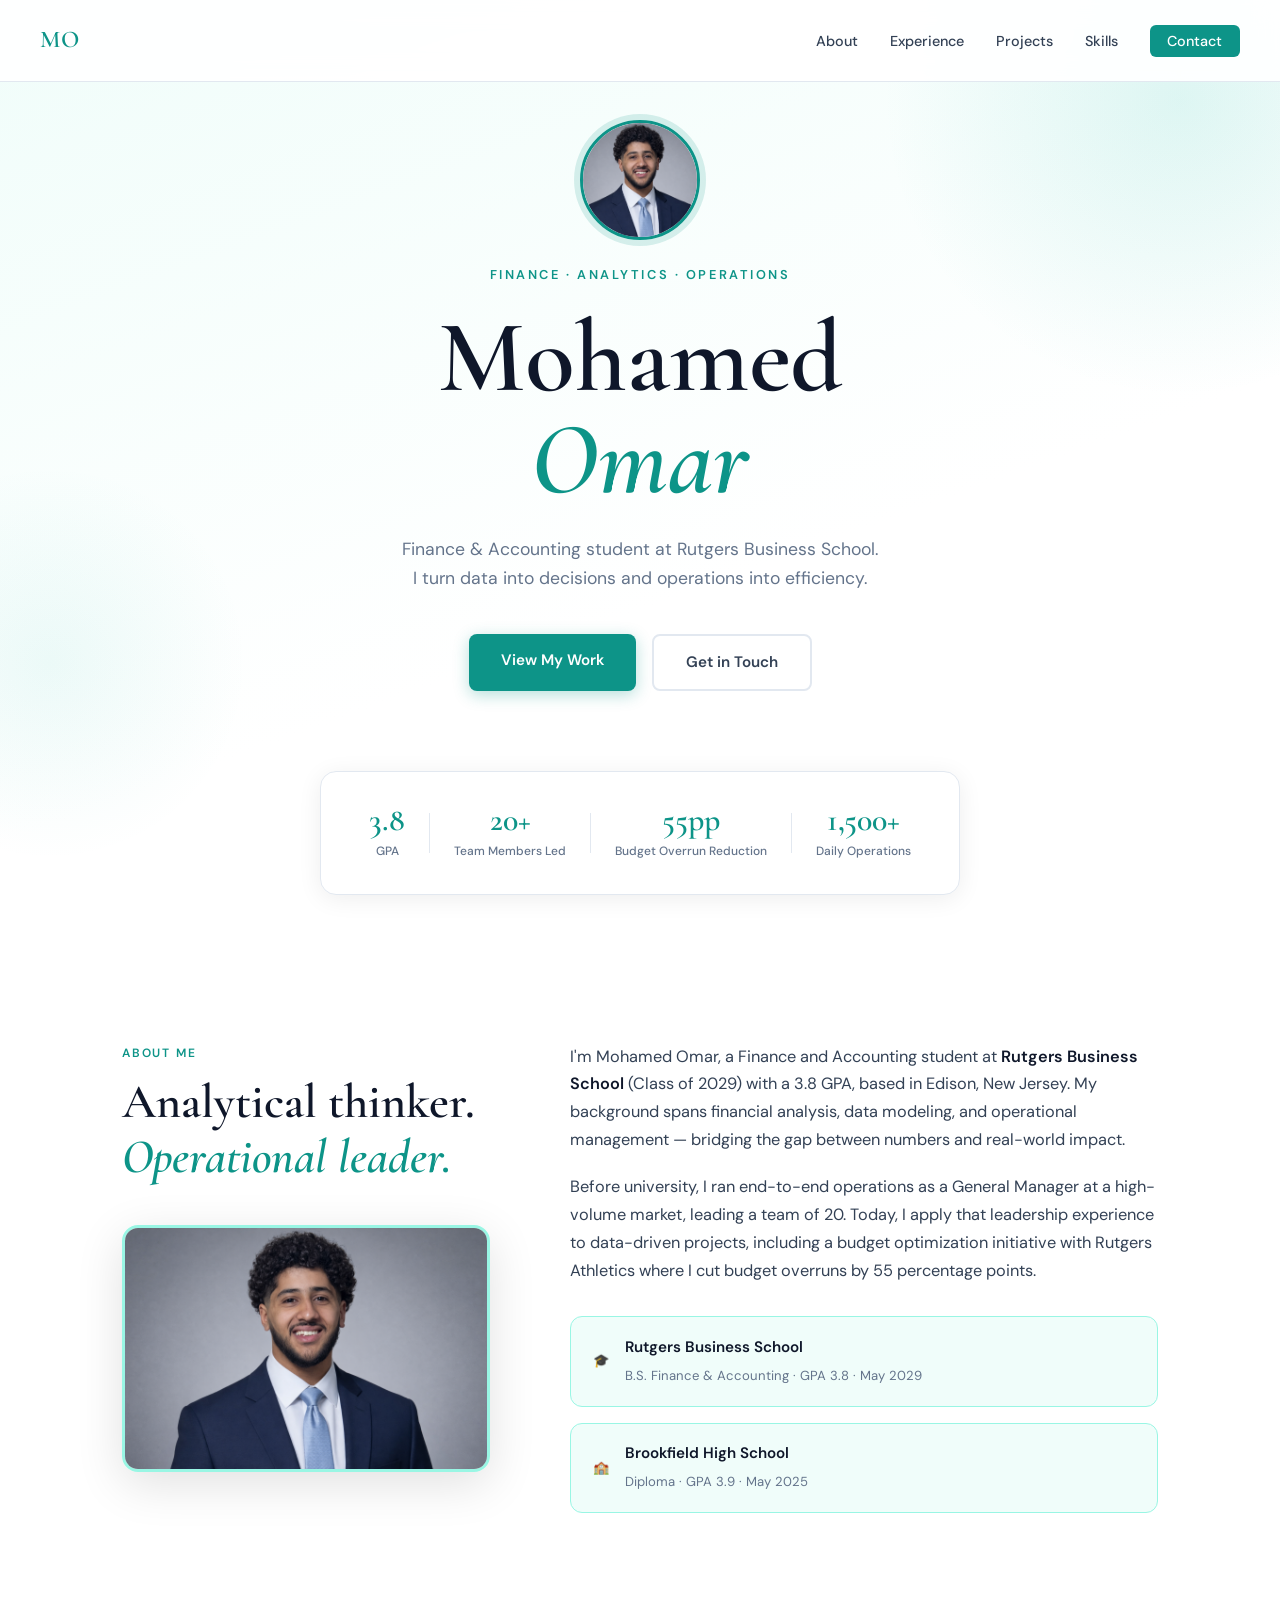
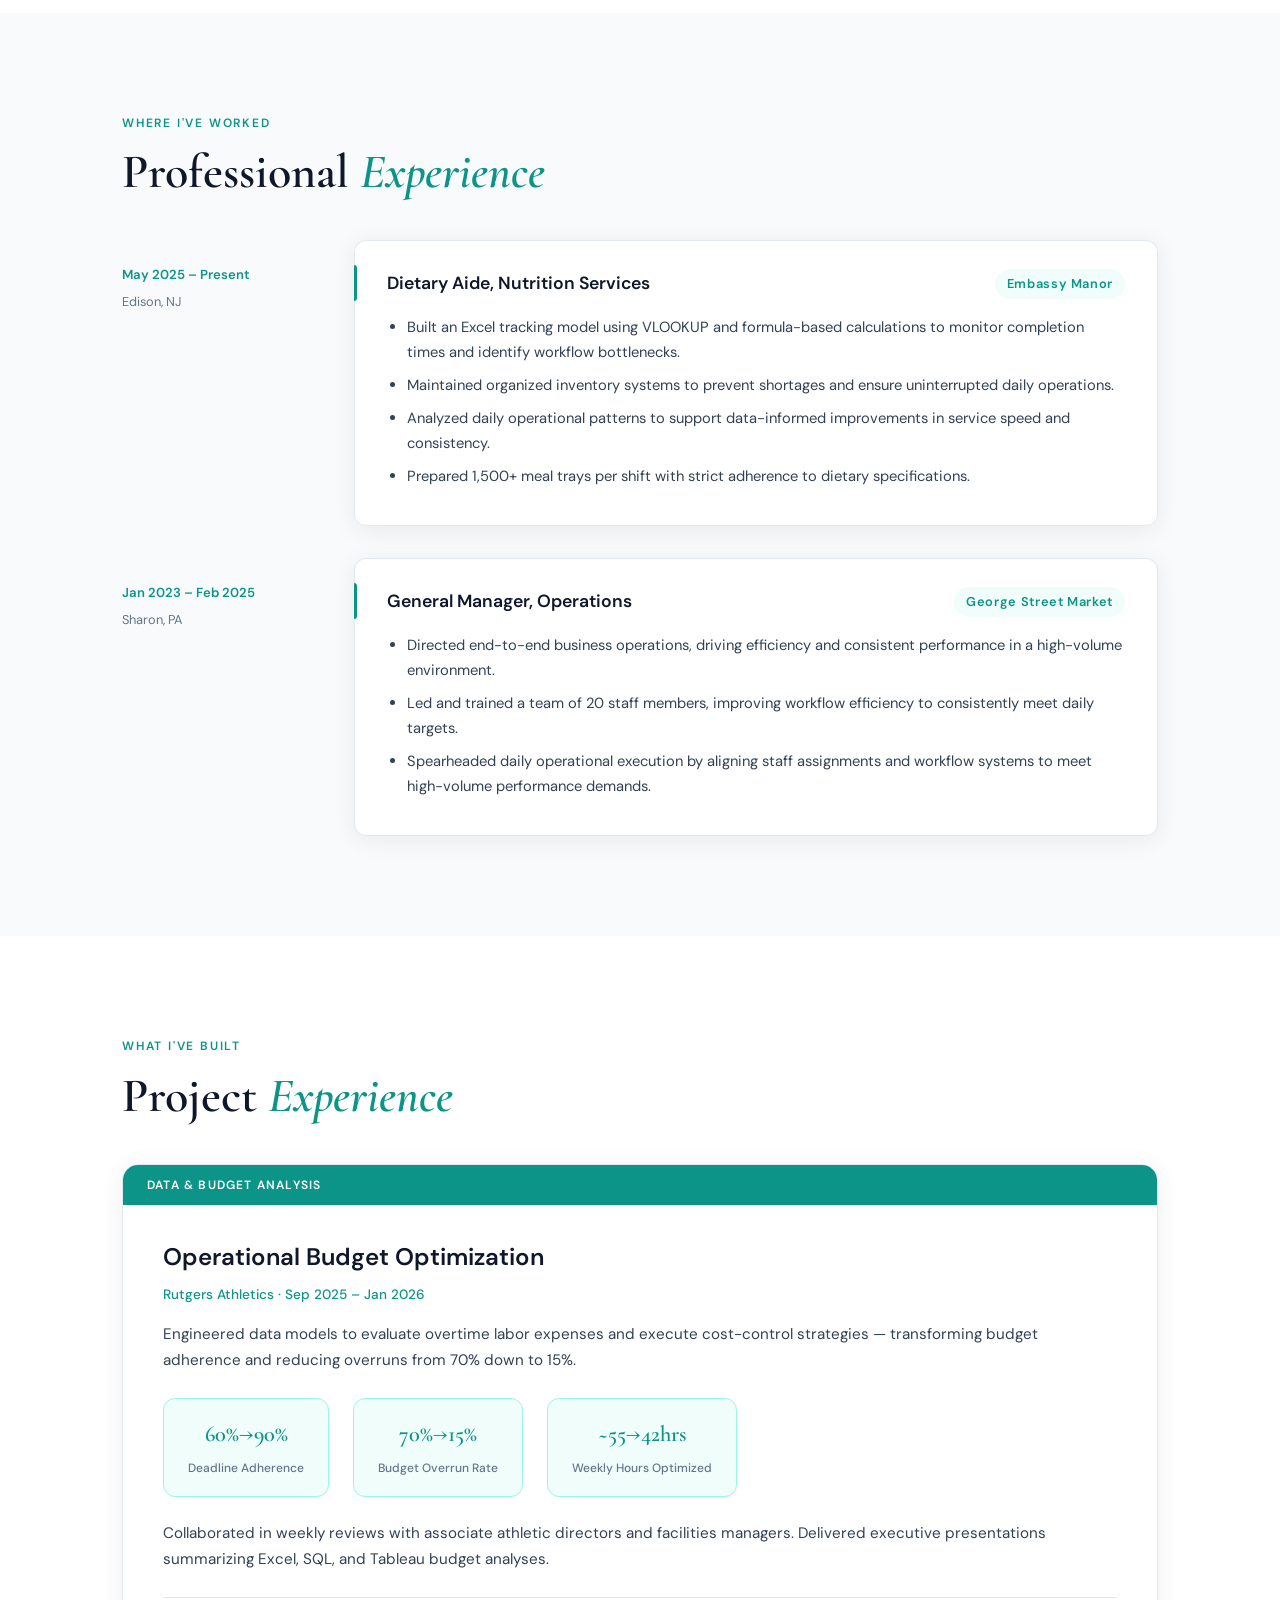
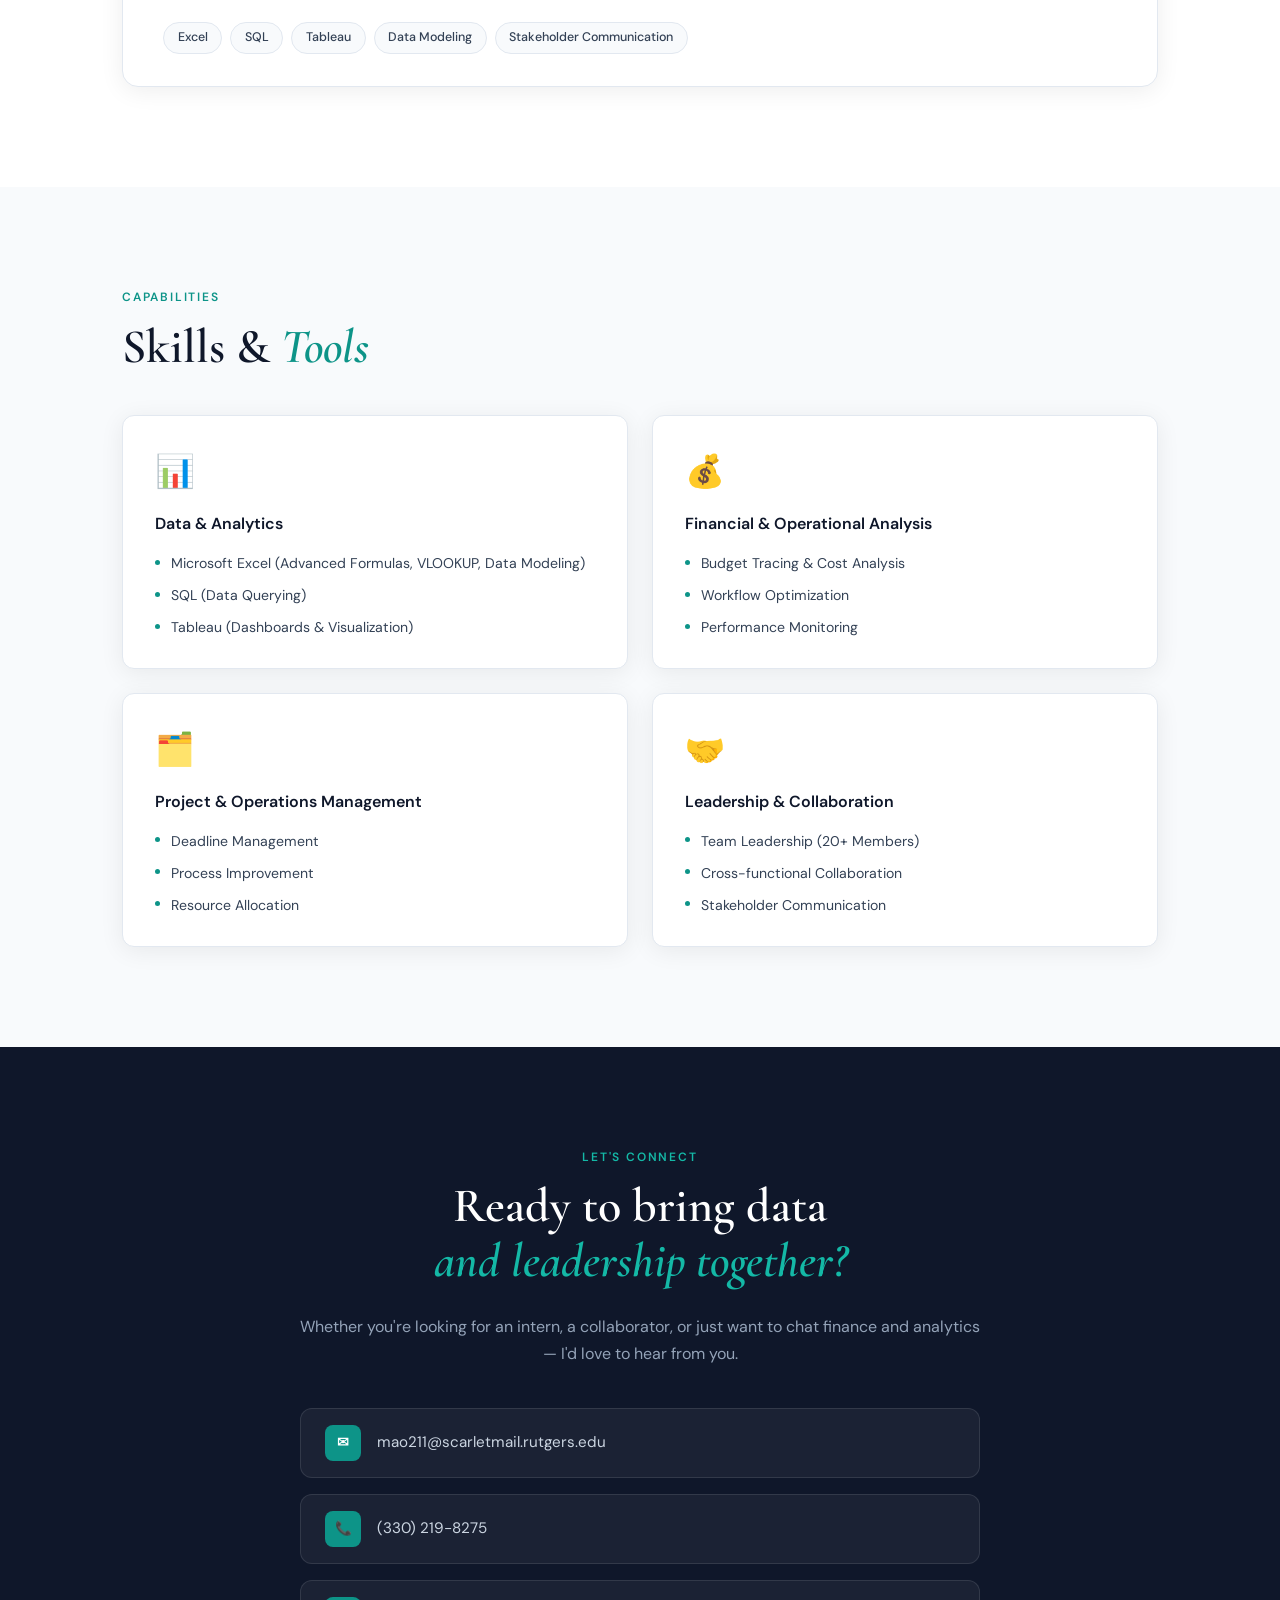
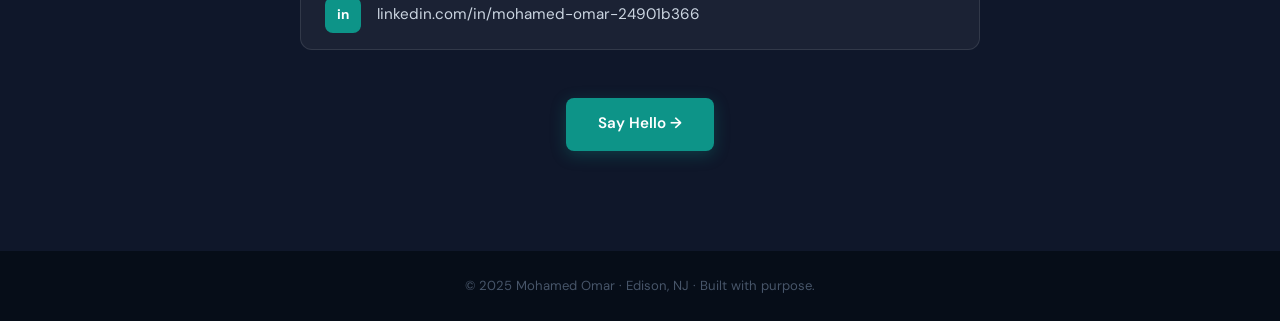
<file: index.html>
<!DOCTYPE html>
<html lang="en">
<head>
  <meta charset="UTF-8" />
  <meta name="viewport" content="width=device-width, initial-scale=1.0" />
  <title>Mohamed Omar — Finance & Analytics</title>
  <link rel="stylesheet" href="styles.css" />
  <link rel="preconnect" href="https://fonts.googleapis.com" />
  <link href="https://fonts.googleapis.com/css2?family=Cormorant+Garamond:ital,wght@0,400;0,600;1,400&family=DM+Sans:wght@300;400;500;600&display=swap" rel="stylesheet" />
</head>
<body>

  <!-- NAV -->
  <nav class="nav" id="nav">
    <div class="nav-logo">MO</div>
    <ul class="nav-links" id="nav-links">
      <li><a href="#about">About</a></li>
      <li><a href="#experience">Experience</a></li>
      <li><a href="#projects">Projects</a></li>
      <li><a href="#skills">Skills</a></li>
      <li><a href="#contact" class="nav-cta">Contact</a></li>
    </ul>
    <button class="hamburger" id="hamburger" aria-label="Toggle menu">
      <span></span><span></span><span></span>
    </button>
  </nav>

  <!-- HERO -->
  <section class="hero" id="home">
    <div class="hero-content">
      <div class="hero-avatar">
        <img src="Linkdinphoto.PNG" alt="Mohamed Omar" />
      </div>
      <p class="hero-eyebrow">Finance · Analytics · Operations</p>
      <h1 class="hero-name">Mohamed<br /><em>Omar</em></h1>
      <p class="hero-sub">Finance & Accounting student at Rutgers Business School.<br />I turn data into decisions and operations into efficiency.</p>
      <div class="hero-actions">
        <a href="#projects" class="btn-primary">View My Work</a>
        <a href="#contact" class="btn-ghost">Get in Touch</a>
      </div>
    </div>
    <div class="hero-stat-strip">
      <div class="stat"><span class="stat-num">3.8</span><span class="stat-label">GPA</span></div>
      <div class="stat-divider"></div>
      <div class="stat"><span class="stat-num">20+</span><span class="stat-label">Team Members Led</span></div>
      <div class="stat-divider"></div>
      <div class="stat"><span class="stat-num">55pp</span><span class="stat-label">Budget Overrun Reduction</span></div>
      <div class="stat-divider"></div>
      <div class="stat"><span class="stat-num">1,500+</span><span class="stat-label">Daily Operations</span></div>
    </div>
  </section>

  <!-- ABOUT -->
  <section class="about section" id="about">
    <div class="container">
      <div class="about-grid">
        <div class="about-left">
          <p class="section-label">About Me</p>
          <h2 class="section-title">Analytical thinker.<br /><em>Operational leader.</em></h2>
          <div class="about-photo">
            <img src="Linkdinphoto.PNG" alt="Mohamed Omar" />
          </div>
        </div>
        <div class="about-right">
          <p>I'm Mohamed Omar, a Finance and Accounting student at <strong>Rutgers Business School</strong> (Class of 2029) with a 3.8 GPA, based in Edison, New Jersey. My background spans financial analysis, data modeling, and operational management — bridging the gap between numbers and real-world impact.</p>
          <p>Before university, I ran end-to-end operations as a General Manager at a high-volume market, leading a team of 20. Today, I apply that leadership experience to data-driven projects, including a budget optimization initiative with Rutgers Athletics where I cut budget overruns by 55 percentage points.</p>
          <div class="about-edu">
            <div class="edu-card">
              <span class="edu-icon">🎓</span>
              <div>
                <strong>Rutgers Business School</strong>
                <span>B.S. Finance & Accounting · GPA 3.8 · May 2029</span>
              </div>
            </div>
            <div class="edu-card">
              <span class="edu-icon">🏫</span>
              <div>
                <strong>Brookfield High School</strong>
                <span>Diploma · GPA 3.9 · May 2025</span>
              </div>
            </div>
          </div>
        </div>
      </div>
    </div>
  </section>

  <!-- EXPERIENCE -->
  <section class="experience section" id="experience">
    <div class="container">
      <p class="section-label">Where I've Worked</p>
      <h2 class="section-title">Professional <em>Experience</em></h2>
      <div class="timeline">

        <div class="timeline-item">
          <div class="timeline-meta">
            <span class="timeline-date">May 2025 – Present</span>
            <span class="timeline-loc">Edison, NJ</span>
          </div>
          <div class="timeline-card">
            <div class="timeline-header">
              <h3>Dietary Aide, Nutrition Services</h3>
              <span class="timeline-company">Embassy Manor</span>
            </div>
            <ul class="timeline-bullets">
              <li>Built an Excel tracking model using VLOOKUP and formula-based calculations to monitor completion times and identify workflow bottlenecks.</li>
              <li>Maintained organized inventory systems to prevent shortages and ensure uninterrupted daily operations.</li>
              <li>Analyzed daily operational patterns to support data-informed improvements in service speed and consistency.</li>
              <li>Prepared 1,500+ meal trays per shift with strict adherence to dietary specifications.</li>
            </ul>
          </div>
        </div>

        <div class="timeline-item">
          <div class="timeline-meta">
            <span class="timeline-date">Jan 2023 – Feb 2025</span>
            <span class="timeline-loc">Sharon, PA</span>
          </div>
          <div class="timeline-card">
            <div class="timeline-header">
              <h3>General Manager, Operations</h3>
              <span class="timeline-company">George Street Market</span>
            </div>
            <ul class="timeline-bullets">
              <li>Directed end-to-end business operations, driving efficiency and consistent performance in a high-volume environment.</li>
              <li>Led and trained a team of 20 staff members, improving workflow efficiency to consistently meet daily targets.</li>
              <li>Spearheaded daily operational execution by aligning staff assignments and workflow systems to meet high-volume performance demands.</li>
            </ul>
          </div>
        </div>

      </div>
    </div>
  </section>

  <!-- PROJECTS -->
  <section class="projects section" id="projects">
    <div class="container">
      <p class="section-label">What I've Built</p>
      <h2 class="section-title">Project <em>Experience</em></h2>
      <div class="project-card">
        <div class="project-tag">Data & Budget Analysis</div>
        <div class="project-body">
          <div class="project-info">
            <h3>Operational Budget Optimization</h3>
            <p class="project-org">Rutgers Athletics · Sep 2025 – Jan 2026</p>
            <p class="project-desc">Engineered data models to evaluate overtime labor expenses and execute cost-control strategies — transforming budget adherence and reducing overruns from 70% down to 15%.</p>
            <div class="project-highlights">
              <div class="highlight-item">
                <span class="highlight-num">60%→90%</span>
                <span class="highlight-label">Deadline Adherence</span>
              </div>
              <div class="highlight-item">
                <span class="highlight-num">70%→15%</span>
                <span class="highlight-label">Budget Overrun Rate</span>
              </div>
              <div class="highlight-item">
                <span class="highlight-num">~55→42hrs</span>
                <span class="highlight-label">Weekly Hours Optimized</span>
              </div>
            </div>
            <p class="project-desc">Collaborated in weekly reviews with associate athletic directors and facilities managers. Delivered executive presentations summarizing Excel, SQL, and Tableau budget analyses.</p>
          </div>
          <div class="project-tools">
            <span>Excel</span>
            <span>SQL</span>
            <span>Tableau</span>
            <span>Data Modeling</span>
            <span>Stakeholder Communication</span>
          </div>
        </div>
      </div>
    </div>
  </section>

  <!-- SKILLS -->
  <section class="skills section" id="skills">
    <div class="container">
      <p class="section-label">Capabilities</p>
      <h2 class="section-title">Skills & <em>Tools</em></h2>
      <div class="skills-grid">
        <div class="skill-group">
          <div class="skill-group-icon">📊</div>
          <h4>Data & Analytics</h4>
          <ul>
            <li>Microsoft Excel (Advanced Formulas, VLOOKUP, Data Modeling)</li>
            <li>SQL (Data Querying)</li>
            <li>Tableau (Dashboards & Visualization)</li>
          </ul>
        </div>
        <div class="skill-group">
          <div class="skill-group-icon">💰</div>
          <h4>Financial & Operational Analysis</h4>
          <ul>
            <li>Budget Tracing & Cost Analysis</li>
            <li>Workflow Optimization</li>
            <li>Performance Monitoring</li>
          </ul>
        </div>
        <div class="skill-group">
          <div class="skill-group-icon">🗂️</div>
          <h4>Project & Operations Management</h4>
          <ul>
            <li>Deadline Management</li>
            <li>Process Improvement</li>
            <li>Resource Allocation</li>
          </ul>
        </div>
        <div class="skill-group">
          <div class="skill-group-icon">🤝</div>
          <h4>Leadership & Collaboration</h4>
          <ul>
            <li>Team Leadership (20+ Members)</li>
            <li>Cross-functional Collaboration</li>
            <li>Stakeholder Communication</li>
          </ul>
        </div>
      </div>
    </div>
  </section>

  <!-- CONTACT -->
  <section class="contact section" id="contact">
    <div class="container">
      <div class="contact-inner">
        <p class="section-label">Let's Connect</p>
        <h2 class="section-title contact-title">Ready to bring data<br /><em>and leadership together?</em></h2>
        <p class="contact-sub">Whether you're looking for an intern, a collaborator, or just want to chat finance and analytics — I'd love to hear from you.</p>
        <div class="contact-links">
          <a href="mailto:mao211@scarletmail.rutgers.edu" class="contact-link">
            <span class="contact-link-icon">✉</span>
            <span>mao211@scarletmail.rutgers.edu</span>
          </a>
          <a href="tel:3302198275" class="contact-link">
            <span class="contact-link-icon">📞</span>
            <span>(330) 219-8275</span>
          </a>
          <a href="https://www.linkedin.com/in/mohamed-omar-24901b366" target="_blank" rel="noopener" class="contact-link">
            <span class="contact-link-icon">in</span>
            <span>linkedin.com/in/mohamed-omar-24901b366</span>
          </a>
        </div>
        <a href="mailto:mao211@scarletmail.rutgers.edu" class="btn-primary contact-btn">Say Hello →</a>
      </div>
    </div>
  </section>

  <footer class="footer">
    <p>© 2025 Mohamed Omar · Edison, NJ · Built with purpose.</p>
  </footer>

  <script src="main.js"></script>
</body>
</html>
</file>
<file: styles.css>
/* ===== RESET & VARIABLES ===== */
*, *::before, *::after { box-sizing: border-box; margin: 0; padding: 0; }

:root {
  --teal: #0d9488;
  --teal-light: #14b8a6;
  --teal-pale: #f0fdfa;
  --teal-border: #99f6e4;
  --dark: #0f172a;
  --mid: #334155;
  --muted: #64748b;
  --light: #f8fafc;
  --white: #ffffff;
  --border: #e2e8f0;
  --shadow: 0 4px 24px rgba(0,0,0,0.07);
  --shadow-lg: 0 12px 48px rgba(0,0,0,0.12);
  --radius: 12px;
  --font-display: 'Cormorant Garamond', Georgia, serif;
  --font-body: 'DM Sans', sans-serif;
}

html { scroll-behavior: smooth; }

body {
  font-family: var(--font-body);
  background: var(--white);
  color: var(--dark);
  line-height: 1.7;
  overflow-x: hidden;
}

/* ===== UTILITIES ===== */
.container { max-width: 1100px; margin: 0 auto; padding: 0 2rem; }
.section { padding: 100px 0; }
.section-label {
  font-size: 0.75rem;
  font-weight: 600;
  letter-spacing: 0.15em;
  text-transform: uppercase;
  color: var(--teal);
  margin-bottom: 0.75rem;
}
.section-title {
  font-family: var(--font-display);
  font-size: clamp(2rem, 4vw, 3rem);
  font-weight: 600;
  color: var(--dark);
  line-height: 1.15;
  margin-bottom: 2.5rem;
}
.section-title em { color: var(--teal); font-style: italic; }

/* ===== NAV ===== */
.nav {
  position: fixed; top: 0; left: 0; right: 0; z-index: 100;
  display: flex; align-items: center; justify-content: space-between;
  padding: 1.25rem 2.5rem;
  background: rgba(255,255,255,0.92);
  backdrop-filter: blur(12px);
  border-bottom: 1px solid var(--border);
  transition: box-shadow 0.3s;
}
.nav.scrolled { box-shadow: 0 2px 20px rgba(0,0,0,0.08); }
.nav-logo {
  font-family: var(--font-display);
  font-size: 1.5rem;
  font-weight: 600;
  color: var(--teal);
  letter-spacing: 0.05em;
}
.nav-links { display: flex; gap: 2rem; list-style: none; }
.nav-links a {
  font-size: 0.9rem;
  font-weight: 500;
  color: var(--mid);
  text-decoration: none;
  transition: color 0.2s;
}
.nav-links a:hover { color: var(--teal); }
.nav-cta {
  background: var(--teal) !important;
  color: var(--white) !important;
  padding: 0.45rem 1.1rem;
  border-radius: 6px;
  transition: background 0.2s !important;
}
.nav-cta:hover { background: var(--teal-light) !important; }

.hamburger {
  display: none; flex-direction: column; gap: 5px;
  background: none; border: none; cursor: pointer; padding: 4px;
}
.hamburger span {
  display: block; width: 24px; height: 2px;
  background: var(--dark); border-radius: 2px;
  transition: all 0.3s;
}

/* ===== HERO ===== */
.hero {
  min-height: 100vh;
  display: flex; flex-direction: column;
  justify-content: center; align-items: center;
  text-align: center;
  padding: 120px 2rem 0;
  background: linear-gradient(160deg, var(--teal-pale) 0%, var(--white) 60%);
  position: relative;
  overflow: hidden;
}
.hero::before {
  content: '';
  position: absolute; top: -200px; right: -200px;
  width: 600px; height: 600px;
  background: radial-gradient(circle, rgba(20,184,166,0.12) 0%, transparent 70%);
  border-radius: 50%;
}
.hero::after {
  content: '';
  position: absolute; bottom: 80px; left: -150px;
  width: 400px; height: 400px;
  background: radial-gradient(circle, rgba(20,184,166,0.07) 0%, transparent 70%);
  border-radius: 50%;
}
.hero-content { position: relative; z-index: 1; max-width: 700px; }
.hero-avatar {
  width: 120px; height: 120px; border-radius: 50%;
  overflow: hidden; margin: 0 auto 1.5rem;
  border: 3px solid var(--teal);
  box-shadow: 0 0 0 6px rgba(13,148,136,0.15);
  opacity: 0; animation: fadeUp 0.7s 0.1s forwards;
}
.hero-avatar img { width: 100%; height: 100%; object-fit: cover; object-position: center top; }

.hero-eyebrow {
  font-size: 0.8rem; font-weight: 600;
  letter-spacing: 0.2em; text-transform: uppercase;
  color: var(--teal); margin-bottom: 1.25rem;
  opacity: 0; animation: fadeUp 0.7s 0.2s forwards;
}
.hero-name {
  font-family: var(--font-display);
  font-size: clamp(3.5rem, 8vw, 6.5rem);
  font-weight: 600; line-height: 1;
  color: var(--dark); margin-bottom: 1.5rem;
  opacity: 0; animation: fadeUp 0.7s 0.35s forwards;
}
.hero-name em { color: var(--teal); font-style: italic; }
.hero-sub {
  font-size: 1.1rem; color: var(--muted);
  max-width: 520px; margin: 0 auto 2.5rem;
  opacity: 0; animation: fadeUp 0.7s 0.5s forwards;
}
.hero-actions {
  display: flex; gap: 1rem; justify-content: center;
  opacity: 0; animation: fadeUp 0.7s 0.65s forwards;
}
.btn-primary {
  background: var(--teal); color: var(--white);
  padding: 0.85rem 2rem; border-radius: 8px;
  font-weight: 600; font-size: 0.95rem;
  text-decoration: none;
  transition: background 0.2s, transform 0.2s, box-shadow 0.2s;
  box-shadow: 0 4px 16px rgba(13,148,136,0.3);
}
.btn-primary:hover {
  background: var(--teal-light); transform: translateY(-2px);
  box-shadow: 0 8px 24px rgba(13,148,136,0.4);
}
.btn-ghost {
  border: 2px solid var(--border); color: var(--mid);
  padding: 0.85rem 2rem; border-radius: 8px;
  font-weight: 600; font-size: 0.95rem;
  text-decoration: none;
  transition: border-color 0.2s, color 0.2s, transform 0.2s;
}
.btn-ghost:hover { border-color: var(--teal); color: var(--teal); transform: translateY(-2px); }

.hero-stat-strip {
  position: relative; z-index: 1;
  display: flex; align-items: center; justify-content: center;
  gap: 0; margin-top: 5rem; margin-bottom: 3rem;
  background: var(--white); border: 1px solid var(--border);
  border-radius: 16px; padding: 2rem 3rem;
  box-shadow: var(--shadow);
  opacity: 0; animation: fadeUp 0.7s 0.8s forwards;
  flex-wrap: wrap; gap: 1.5rem;
}
.stat { text-align: center; }
.stat-num {
  display: block; font-family: var(--font-display);
  font-size: 2rem; font-weight: 600; color: var(--teal); line-height: 1;
}
.stat-label { font-size: 0.75rem; color: var(--muted); font-weight: 500; margin-top: 0.3rem; display: block; }
.stat-divider { width: 1px; height: 40px; background: var(--border); }

/* ===== ABOUT ===== */
.about { background: var(--white); }
.about-photo {
  margin-top: 2rem; border-radius: 16px; overflow: hidden;
  box-shadow: var(--shadow-lg);
  border: 3px solid var(--teal-border);
}
.about-photo img { width: 100%; display: block; object-fit: cover; }
.about-grid { display: grid; grid-template-columns: 1fr 1.6fr; gap: 5rem; align-items: start; }
.about-right p { color: var(--mid); margin-bottom: 1.25rem; font-size: 1.02rem; }
.about-right strong { color: var(--dark); font-weight: 600; }
.about-edu { display: flex; flex-direction: column; gap: 1rem; margin-top: 2rem; }
.edu-card {
  display: flex; align-items: center; gap: 1rem;
  padding: 1.1rem 1.4rem; border-radius: var(--radius);
  border: 1px solid var(--teal-border); background: var(--teal-pale);
}
.edu-icon { font-size: 1.5rem; }
.edu-card strong { display: block; font-weight: 600; color: var(--dark); font-size: 0.95rem; }
.edu-card span { font-size: 0.82rem; color: var(--muted); }

/* ===== EXPERIENCE ===== */
.experience { background: var(--light); }
.timeline { display: flex; flex-direction: column; gap: 2rem; margin-top: 1rem; }
.timeline-item {
  display: grid; grid-template-columns: 200px 1fr; gap: 2rem; align-items: start;
}
.timeline-meta { padding-top: 1.5rem; }
.timeline-date { display: block; font-size: 0.82rem; font-weight: 600; color: var(--teal); }
.timeline-loc { display: block; font-size: 0.8rem; color: var(--muted); margin-top: 0.25rem; }
.timeline-card {
  background: var(--white); border: 1px solid var(--border);
  border-radius: var(--radius); padding: 1.75rem 2rem;
  box-shadow: var(--shadow); position: relative;
  transition: box-shadow 0.2s, transform 0.2s;
}
.timeline-card:hover { box-shadow: var(--shadow-lg); transform: translateY(-2px); }
.timeline-card::before {
  content: ''; position: absolute; left: -1px; top: 1.5rem;
  width: 3px; height: 36px; background: var(--teal);
  border-radius: 0 3px 3px 0;
}
.timeline-header { display: flex; justify-content: space-between; align-items: flex-start; margin-bottom: 1rem; flex-wrap: wrap; gap: 0.5rem; }
.timeline-header h3 { font-size: 1.1rem; font-weight: 600; color: var(--dark); }
.timeline-company {
  font-size: 0.8rem; font-weight: 600; letter-spacing: 0.05em;
  color: var(--teal); background: var(--teal-pale);
  padding: 0.25rem 0.75rem; border-radius: 20px;
}
.timeline-bullets { padding-left: 1.25rem; }
.timeline-bullets li { font-size: 0.92rem; color: var(--mid); margin-bottom: 0.5rem; }

/* ===== PROJECTS ===== */
.projects { background: var(--white); }
.project-card {
  background: var(--white); border: 1px solid var(--border);
  border-radius: 16px; overflow: hidden;
  box-shadow: var(--shadow); transition: box-shadow 0.2s;
}
.project-card:hover { box-shadow: var(--shadow-lg); }
.project-tag {
  background: var(--teal); color: var(--white);
  font-size: 0.75rem; font-weight: 600; letter-spacing: 0.1em;
  text-transform: uppercase; padding: 0.6rem 1.5rem;
}
.project-body { padding: 2rem 2.5rem; }
.project-info h3 { font-size: 1.5rem; font-weight: 600; color: var(--dark); margin-bottom: 0.35rem; }
.project-org { font-size: 0.85rem; color: var(--teal); font-weight: 500; margin-bottom: 1rem; }
.project-desc { font-size: 0.95rem; color: var(--mid); margin-bottom: 1.5rem; }
.project-highlights {
  display: flex; gap: 1.5rem; flex-wrap: wrap; margin-bottom: 1.5rem;
}
.highlight-item {
  background: var(--teal-pale); border: 1px solid var(--teal-border);
  border-radius: var(--radius); padding: 1rem 1.5rem; text-align: center;
}
.highlight-num {
  display: block; font-family: var(--font-display);
  font-size: 1.4rem; font-weight: 600; color: var(--teal);
}
.highlight-label { font-size: 0.75rem; color: var(--muted); font-weight: 500; }
.project-tools { display: flex; flex-wrap: wrap; gap: 0.5rem; margin-top: 1.5rem; padding-top: 1.5rem; border-top: 1px solid var(--border); }
.project-tools span {
  font-size: 0.78rem; font-weight: 500; color: var(--mid);
  background: var(--light); border: 1px solid var(--border);
  padding: 0.3rem 0.85rem; border-radius: 20px;
}

/* ===== SKILLS ===== */
.skills { background: var(--light); }
.skills-grid { display: grid; grid-template-columns: repeat(2, 1fr); gap: 1.5rem; }
.skill-group {
  background: var(--white); border: 1px solid var(--border);
  border-radius: var(--radius); padding: 1.75rem 2rem;
  box-shadow: var(--shadow); transition: box-shadow 0.2s, transform 0.2s;
}
.skill-group:hover { box-shadow: var(--shadow-lg); transform: translateY(-2px); }
.skill-group-icon { font-size: 2rem; margin-bottom: 0.75rem; }
.skill-group h4 { font-size: 1rem; font-weight: 600; color: var(--dark); margin-bottom: 0.9rem; }
.skill-group ul { list-style: none; display: flex; flex-direction: column; gap: 0.5rem; }
.skill-group li {
  font-size: 0.88rem; color: var(--mid);
  padding-left: 1rem; position: relative;
}
.skill-group li::before {
  content: ''; position: absolute; left: 0; top: 0.55em;
  width: 5px; height: 5px; border-radius: 50%; background: var(--teal);
}

/* ===== CONTACT ===== */
.contact { background: var(--dark); }
.contact .section-label { color: var(--teal-light); }
.contact-inner { max-width: 680px; margin: 0 auto; text-align: center; }
.contact-inner .section-title { color: var(--white); }
.contact-inner .section-title em { color: var(--teal-light); }
.contact-sub { font-size: 1rem; color: #94a3b8; margin-top: -1rem; margin-bottom: 2.5rem; }
.contact-links { display: flex; flex-direction: column; gap: 1rem; margin-bottom: 2.5rem; }
.contact-link {
  display: flex; align-items: center; gap: 1rem;
  background: rgba(255,255,255,0.05); border: 1px solid rgba(255,255,255,0.1);
  border-radius: var(--radius); padding: 1rem 1.5rem;
  color: #cbd5e1; text-decoration: none;
  transition: background 0.2s, border-color 0.2s, color 0.2s;
  font-size: 0.95rem;
}
.contact-link:hover { background: rgba(20,184,166,0.15); border-color: var(--teal); color: var(--white); }
.contact-link-icon {
  width: 36px; height: 36px; border-radius: 8px;
  background: var(--teal); color: var(--white);
  display: flex; align-items: center; justify-content: center;
  font-size: 0.85rem; font-weight: 700; flex-shrink: 0;
}
.contact-btn { margin-top: 0.5rem; display: inline-block; }

/* ===== FOOTER ===== */
.footer {
  background: #060d18; text-align: center;
  padding: 1.5rem; font-size: 0.82rem; color: #475569;
}

/* ===== ANIMATIONS ===== */
@keyframes fadeUp {
  from { opacity: 0; transform: translateY(24px); }
  to   { opacity: 1; transform: translateY(0); }
}
.reveal { opacity: 0; transform: translateY(28px); transition: opacity 0.6s ease, transform 0.6s ease; }
.reveal.visible { opacity: 1; transform: translateY(0); }

/* ===== RESPONSIVE ===== */
@media (max-width: 768px) {
  .nav-links { display: none; flex-direction: column; position: absolute; top: 100%; left: 0; right: 0; background: var(--white); padding: 1.5rem 2rem; border-bottom: 1px solid var(--border); gap: 1.25rem; }
  .nav-links.open { display: flex; }
  .hamburger { display: flex; }
  .hero-stat-strip { padding: 1.5rem; gap: 1rem; }
  .stat-divider { display: none; }
  .about-grid { grid-template-columns: 1fr; gap: 2rem; }
  .timeline-item { grid-template-columns: 1fr; gap: 0.5rem; }
  .timeline-meta { padding-top: 0; }
  .skills-grid { grid-template-columns: 1fr; }
  .project-highlights { flex-direction: column; }
  .hero-actions { flex-direction: column; align-items: center; }
}
</file>
